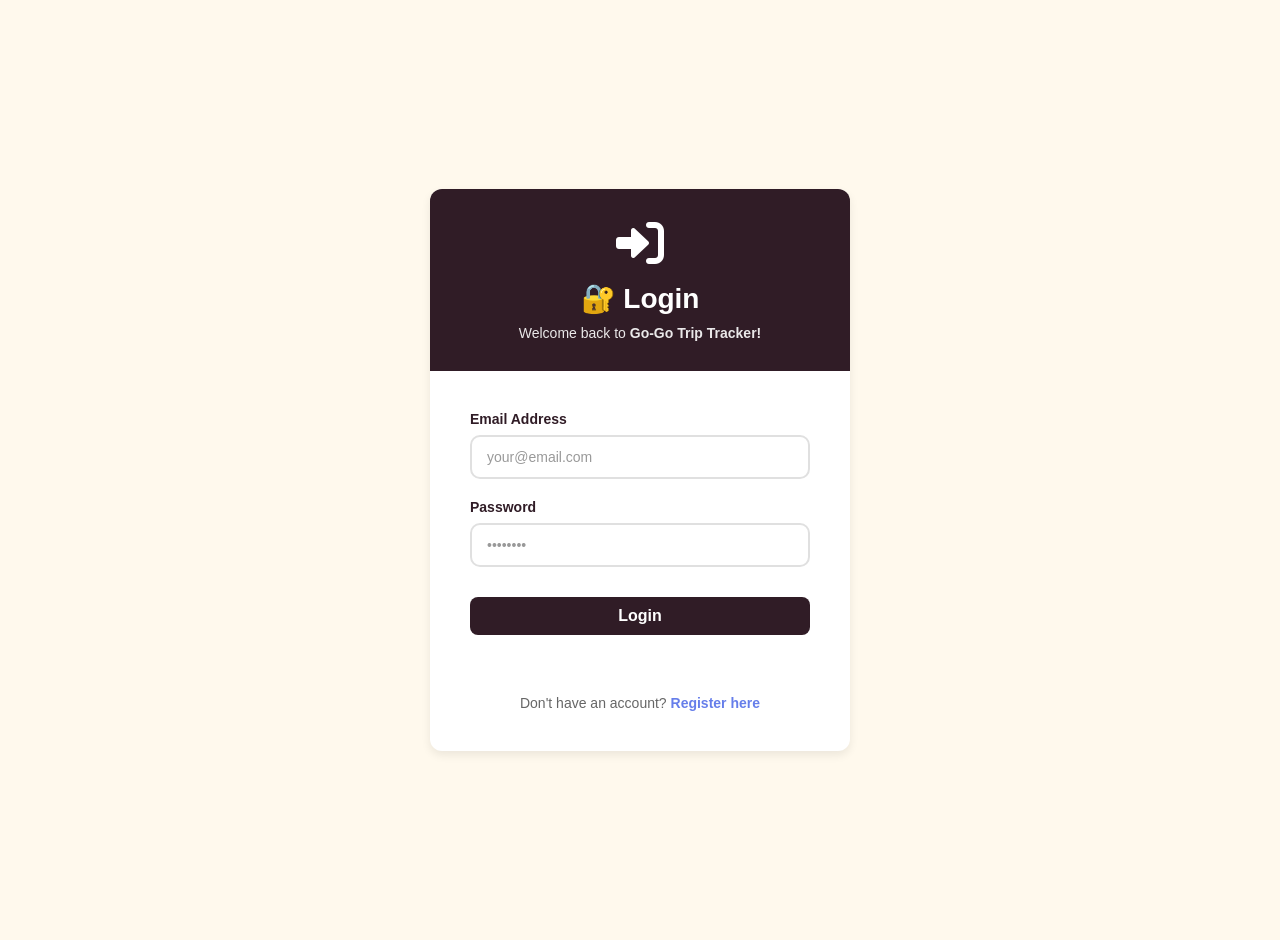
<file: login.html>
<!DOCTYPE html>
<html>
    <head>
        <meta charset="UTF-8">
        <meta name="viewport" content="width=device-width, initial-scale=1.0">
        <title>Login - Go-Go Trip Tracker</title>
        <link rel="stylesheet" href="style.css">
        <link rel="stylesheet" href="https://cdnjs.cloudflare.com/ajax/libs/font-awesome/6.0.0/css/all.min.css">
    </head>
    <body class="auth-page">
        <div class="auth-container">
            <div class="auth-card">
                <div class="auth-header">
                    <i class="fas fa-sign-in-alt"></i>
                    <h1>🔐 Login</h1>
                    <p>Welcome back to <strong>Go-Go Trip Tracker!</strong></p>
                </div>

                <form class="auth-form" onsubmit="login(event)">
                    <div class="form-group">
                        <label for="email">Email Address</label>
                        <input id="email" type="email" placeholder="your@email.com" required>
                    </div>

                    <div class="form-group">
                        <label for="password">Password</label>
                        <input id="password" type="password" placeholder="••••••••" required>
                    </div>

                    <button type="submit" class="auth-button">Login</button>
                </form>

                <div id="msg" class="message"></div>

                <div class="auth-footer">
                    <p>Don't have an account? <a href="register.html">Register here</a></p>
                </div>
            </div>
        </div>

        <script>
        async function login(event) {
            event.preventDefault();
            const email = document.getElementById("email").value;
            const password = document.getElementById("password").value;
            const msgElement = document.getElementById("msg");

            try {
                const res = await fetch("http://localhost:3000/login", {
                    method: "POST",
                    headers: { "Content-Type": "application/json" },
                    body: JSON.stringify({ email, password })
                });

                const data = await res.json();

                if (data.token) {
                    localStorage.setItem("token", data.token);
                    msgElement.classList.add("success");
                    msgElement.innerText = "✓ Login successful! Redirecting...";
                    setTimeout(() => window.location.href = "index.html", 1500);
                } else {
                    msgElement.classList.add("error");
                    msgElement.innerText = "✗ Login failed! Check your credentials.";
                }
            } catch (error) {
                msgElement.classList.add("error");
                msgElement.innerText = "✗ Connection error. Please try again.";
            }
        }
        </script>
    </body>
</html>
</file>
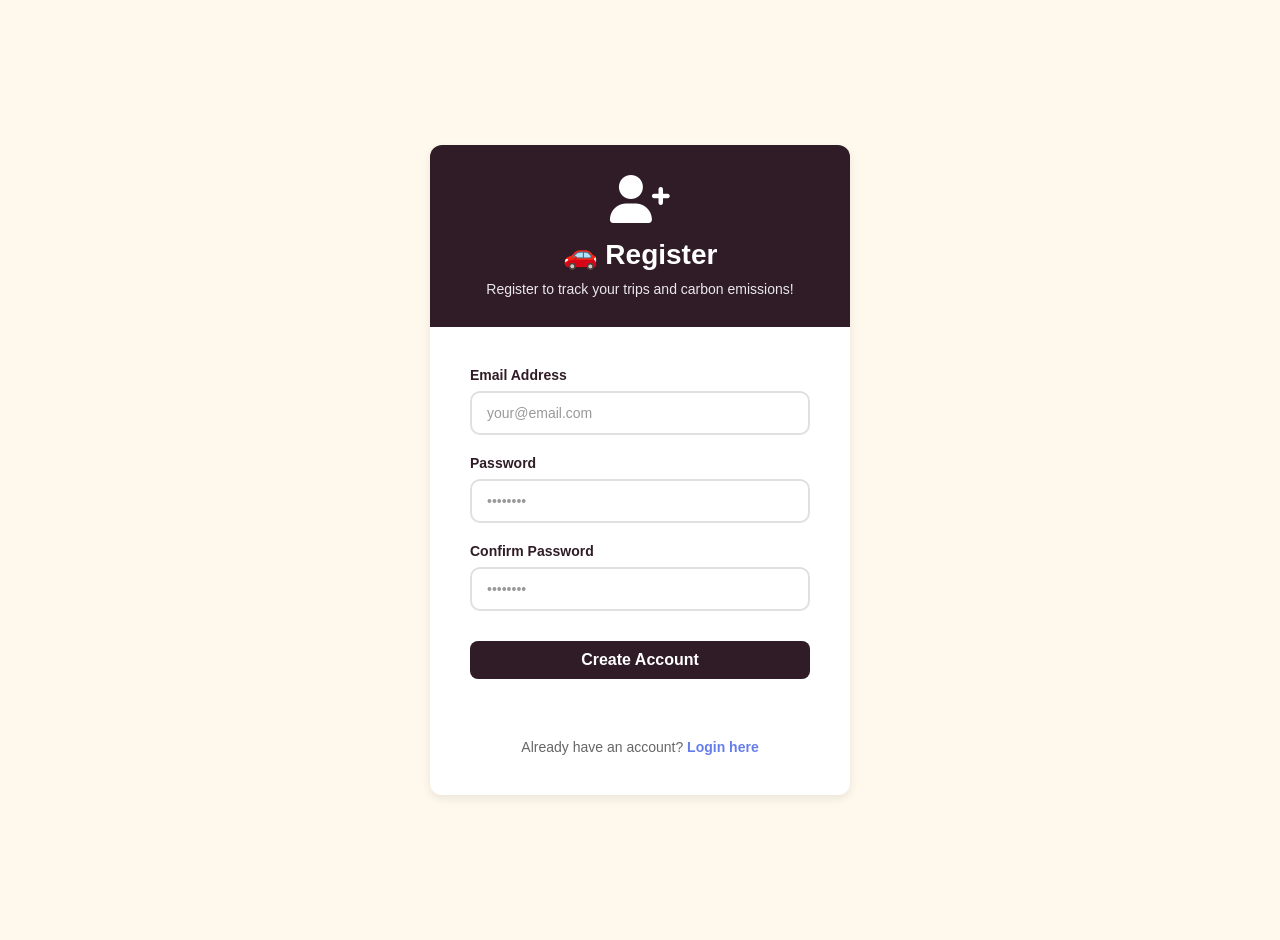
<file: register.html>
<!DOCTYPE html>
<html>
    <head>
        <meta charset="UTF-8">
        <meta name="viewport" content="width=device-width, initial-scale=1.0">
        <title>Register - Go-Go Trip Tracker</title>
        <link rel="stylesheet" href="style.css">
        <link rel="stylesheet" href="https://cdnjs.cloudflare.com/ajax/libs/font-awesome/6.0.0/css/all.min.css">
    </head>
    <body class="auth-page">
        <div class="auth-container">
            <div class="auth-card">
                <div class="auth-header">
                    <i class="fas fa-user-plus"></i>
                    <h1>🚗 Register</h1>
                    <p>Register to track your trips and carbon emissions!</p>
                </div>

                <form class="auth-form" onsubmit="register(event)">
                    <div class="form-group">
                        <label for="email">Email Address</label>
                        <input id="email" type="email" placeholder="your@email.com" required>
                    </div>

                    <div class="form-group">
                        <label for="password">Password</label>
                        <input id="password" type="password" placeholder="••••••••" required minlength="6">
                    </div>

                    <div class="form-group">
                        <label for="confirm-password">Confirm Password</label>
                        <input id="confirm-password" type="password" placeholder="••••••••" required minlength="6">
                    </div>

                    <button type="submit" class="auth-button">Create Account</button>
                </form>

                <div id="msg" class="message"></div>

                <div class="auth-footer">
                    <p>Already have an account? <a href="login.html">Login here</a></p>
                </div>
            </div>
        </div>

        <script>
        async function register(event) {
            event.preventDefault();
            const email = document.getElementById("email").value;
            const password = document.getElementById("password").value;
            const confirmPassword = document.getElementById("confirm-password").value;
            const msgElement = document.getElementById("msg");

            if (password !== confirmPassword) {
                msgElement.classList.add("error");
                msgElement.innerText = "✗ Passwords do not match!";
                return;
            }

            try {
                const res = await fetch("http://localhost:3000/register", {
                    method: "POST",
                    headers: { "Content-Type": "application/json" },
                    body: JSON.stringify({ email, password })
                });

                const text = await res.text();

                if (res.ok) {
                    msgElement.classList.add("success");
                    msgElement.innerText = "✓ " + text + " Redirecting to login...";
                    setTimeout(() => window.location.href = "login.html", 2000);
                } else {
                    msgElement.classList.add("error");
                    msgElement.innerText = "✗ " + text;
                }
            } catch (error) {
                msgElement.classList.add("error");
                msgElement.innerText = "✗ Connection error. Please try again.";
            }
        }
        </script>
    </body>
</html>
</file>
<file: style.css>
body {
    font-family: Arial;
    padding: 20px;
    background-color: rgb(255, 249, 237);
}

h1{
    color: #301c26; 
    text-align: center;
}

#map {
    height: 300px;
    margin-top: 20px;
}

.form {
    margin-top: 20px;
    text-align: center;
}

.form input, .form select {
    margin: 5px;
    padding: 10px;
    color: #301c26;
}

.form button {
    padding: 10px 20px;
    margin: 5px;
    background-color: #301c26;
    color: white;
    border: none;
    cursor: pointer;
}

.form button:hover {
    background-color: rgb(3, 89, 0);
}

.dashboard {
    max-width: 1000px;
    margin: auto;
}

.cards {
    display: grid;
    grid-template-columns: repeat(auto-fit, minmax(150px, 1fr));
    gap: 15px;
}

.card {
    background: #301c26;
    padding: 20px;
    border-radius: 12px;
    text-align: center;
    box-shadow: 0 4px 10px rgba(0,0,0,0.08);
}

.card p {
    font-size: 22px;
    font-weight: bold;
    color: white;
}

.card:hover {
    transform: translateY(-5px);
    transition: 0.3s;
    background-color: rgb(3, 89, 0);
}

h3 {
    color: white;
    margin-top: 0;
}

.chart-container {
    background: white;
    padding: 20px;
    margin-top: 20px;
    border-radius: 12px;
}

.trip-list {
    margin-top: 20px;
}

.trip-card {
    background: white;
    padding: 15px;
    margin-bottom: 10px;
    border-radius: 10px;
    box-shadow: 0 2px 6px rgba(0,0,0,0.05);
}

/* ===== AUTHENTICATION PAGES ===== */

.auth-page {
    margin: 0;
    padding: 20px;
    min-height: 100vh;
    background-color: rgb(255, 249, 237);
    display: flex;
    justify-content: center;
    align-items: center;
    font-family: Arial;
}

.auth-container {
    width: 100%;
    max-width: 420px;
    padding: 20px;
    animation: slideIn 0.5s ease-out;
}

@keyframes slideIn {
    from {
        opacity: 0;
        transform: translateY(-30px);
    }
    to {
        opacity: 1;
        transform: translateY(0);
    }
}

.auth-card {
    background: white;
    border-radius: 12px;
    box-shadow: 0 4px 10px rgba(0,0,0,0.08);
    overflow: hidden;
    animation: popIn 0.6s cubic-bezier(0.68, -0.55, 0.265, 1.55);
}

@keyframes popIn {
    0% {
        transform: scale(0.8);
        opacity: 0;
    }
    100% {
        transform: scale(1);
        opacity: 1;
    }
}

.auth-header {
    background: #301c26;
    color: white;
    padding: 30px 20px;
    text-align: center;
}

.auth-header i {
    font-size: 48px;
    margin-bottom: 15px;
    display: block;
    animation: float 3s ease-in-out infinite;
}

@keyframes float {
    0%, 100% { transform: translateY(0); }
    50% { transform: translateY(-10px); }
}

.auth-header h1 {
    margin: 10px 0;
    font-size: 28px;
    color: white;
    text-align: center;
}

.auth-header p {
    margin: 10px 0 0 0;
    font-size: 14px;
    opacity: 0.9;
    color: white;
}

.auth-form {
    padding: 40px;
}

.form-group {
    margin-bottom: 20px;
}

.form-group label {
    display: block;
    margin-bottom: 8px;
    font-weight: 600;
    color: #301c26;
    font-size: 14px;
}

.form-group input {
    width: 100%;
    padding: 12px 15px;
    border: 2px solid #e0e0e0;
    border-radius: 10px;
    font-size: 14px;
    transition: all 0.3s ease;
    box-sizing: border-box;
    color: #301c26;
}

.form-group input:focus {
    outline: none;
    border-color: #301c26;
    box-shadow: 0 0 0 3px rgba(48, 28, 38, 0.1);
    transform: translateY(-2px);
}

.form-group input::placeholder {
    color: #999;
}

.auth-button {
    width: 100%;
    padding: 10px;
    background: #301c26;
    color: white;
    border: none;
    border-radius: 8px;
    font-size: 16px;
    font-weight: 600;
    cursor: pointer;
    transition: all 0.3s ease;
    margin-top: 10px;
}

.auth-button:hover {
    background-color: rgb(3, 89, 0);
    transform: translateY(-2px);
}

.auth-button:active {
    transform: translateY(0);
}

.message {
    margin: 20px 40px 0;
    padding: 12px;
    border-radius: 8px;
    text-align: center;
    font-size: 14px;
    font-weight: 500;
    display: none;
    animation: slideDown 0.3s ease-out;
}

.message:not(:empty) {
    display: block;
}

@keyframes slideDown {
    from {
        opacity: 0;
        transform: translateY(-10px);
    }
    to {
        opacity: 1;
        transform: translateY(0);
    }
}

.message.success {
    background: #d4edda;
    color: #155724;
    border: 1px solid #c3e6cb;
}

.message.error {
    background: #f8d7da;
    color: #721c24;
    border: 1px solid #f5c6cb;
}

.auth-footer {
    padding: 20px 40px 40px;
    text-align: center;
    color: #666;
    font-size: 14px;
}

.auth-footer p {
    margin: 0;
}

.auth-footer a {
    color: #667eea;
    text-decoration: none;
    font-weight: 600;
    transition: all 0.3s ease;
}

.auth-footer a:hover {
    color: #764ba2;
    text-decoration: underline;
}

/* ===== LOGOUT BUTTON ===== */

.logout-container {
    position: fixed;
    top: 20px;
    right: 20px;
    z-index: 1000;
}

.logout-button {
    padding: 10px 25px;
    background-color: #d9534f;
    color: white;
    border: none;
    border-radius: 8px;
    font-size: 14px;
    font-weight: 600;
    cursor: pointer;
    transition: all 0.3s ease;
    display: flex;
    align-items: center;
    gap: 8px;
    box-shadow: 0 2px 8px rgba(0,0,0,0.1);
}

.logout-button:hover {
    background-color: #c9302c;
    transform: translateY(-2px);
    box-shadow: 0 4px 12px rgba(217, 83, 79, 0.3);
}

.logout-button:active {
    transform: translateY(0);
    box-shadow: 0 2px 4px rgba(0,0,0,0.1);
}

.logout-button i {
    font-size: 16px;
}
</file>
